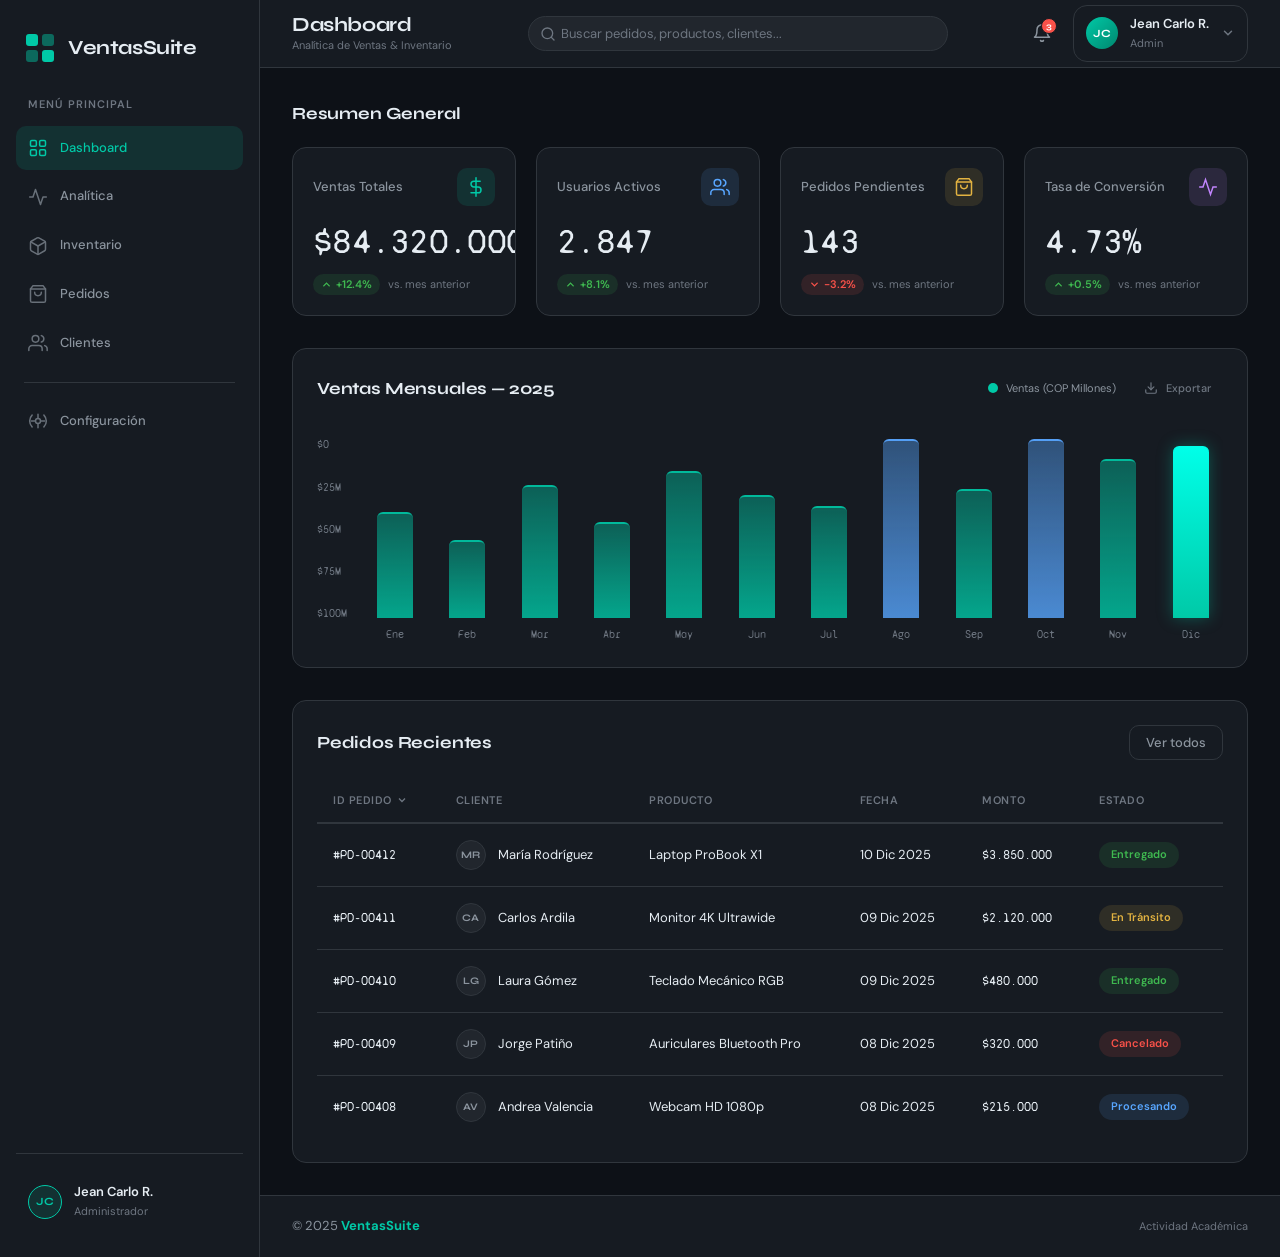
<file: dashboard-css-grid-flexbox/dashboard-css-grid-flexbox/index.html>
<!DOCTYPE html>
<html lang="es">
<head>
  <meta charset="UTF-8" />
  <meta name="viewport" content="width=device-width, initial-scale=1.0" />
  <meta name="description" content="Dashboard Administrativo de Analítica de Ventas e Inventario" />
  <title>VentasSuite — Dashboard Analítico</title>

  <link rel="preconnect" href="https://fonts.googleapis.com" />
  <link rel="preconnect" href="https://fonts.gstatic.com" crossorigin />
  <link href="https://fonts.googleapis.com/css2?family=Syne:wght@400;600;700;800&family=Syne+Mono&family=DM+Sans:ital,opsz,wght@0,9..40,300;0,9..40,400;0,9..40,500;1,9..40,300&display=swap" rel="stylesheet" />

  <link rel="stylesheet" href="assets/css/styles.css" />
</head>
<body>

  <input type="checkbox" id="menu-toggle" class="menu-toggle-input" aria-hidden="true" tabindex="-1" />

  <div class="app-container">

    <aside role="navigation" id="sidebar" aria-label="Menú principal de navegación">

      <div class="sidebar-brand" aria-label="VentasSuite — Inicio">
        <svg class="brand-icon" viewBox="0 0 32 32" width="32" height="32" aria-hidden="true" focusable="false">
          <rect x="2"  y="2"  width="12" height="12" rx="3" fill="var(--accent)"/>
          <rect x="18" y="2"  width="12" height="12" rx="3" fill="var(--accent)" opacity="0.45"/>
          <rect x="2"  y="18" width="12" height="12" rx="3" fill="var(--accent)" opacity="0.45"/>
          <rect x="18" y="18" width="12" height="12" rx="3" fill="var(--accent)"/>
        </svg>
        <span class="brand-name">VentasSuite</span>
      </div>

      <p class="nav-section-label" aria-hidden="true">MENÚ PRINCIPAL</p>

      <nav aria-label="Secciones del dashboard">
        <ul class="nav-list" role="list">

          <li class="nav-item">
            <a href="#main-content" class="nav-link active" aria-current="page" aria-label="Dashboard — sección activa">
              <svg class="nav-icon" viewBox="0 0 24 24" width="20" height="20" aria-hidden="true" focusable="false" fill="none" stroke="currentColor" stroke-width="1.8" stroke-linecap="round" stroke-linejoin="round">
                <rect x="3" y="3" width="7" height="7" rx="1.5"/>
                <rect x="14" y="3" width="7" height="7" rx="1.5"/>
                <rect x="3" y="14" width="7" height="7" rx="1.5"/>
                <rect x="14" y="14" width="7" height="7" rx="1.5"/>
              </svg>
              <span>Dashboard</span>
            </a>
          </li>

          <li class="nav-item">
            <a href="#" class="nav-link" aria-label="Ver analítica de ventas">
              <svg class="nav-icon" viewBox="0 0 24 24" width="20" height="20" aria-hidden="true" focusable="false" fill="none" stroke="currentColor" stroke-width="1.8" stroke-linecap="round" stroke-linejoin="round">
                <polyline points="22 12 18 12 15 21 9 3 6 12 2 12"/>
              </svg>
              <span>Analítica</span>
            </a>
          </li>

          <li class="nav-item">
            <a href="#" class="nav-link" aria-label="Gestión de inventario">
              <svg class="nav-icon" viewBox="0 0 24 24" width="20" height="20" aria-hidden="true" focusable="false" fill="none" stroke="currentColor" stroke-width="1.8" stroke-linecap="round" stroke-linejoin="round">
                <path d="M21 16V8a2 2 0 0 0-1-1.73l-7-4a2 2 0 0 0-2 0l-7 4A2 2 0 0 0 3 8v8a2 2 0 0 0 1 1.73l7 4a2 2 0 0 0 2 0l7-4A2 2 0 0 0 21 16z"/>
                <polyline points="3.27 6.96 12 12.01 20.73 6.96"/>
                <line x1="12" y1="22.08" x2="12" y2="12"/>
              </svg>
              <span>Inventario</span>
            </a>
          </li>

          <li class="nav-item">
            <a href="#" class="nav-link" aria-label="Ver y gestionar pedidos">
              <svg class="nav-icon" viewBox="0 0 24 24" width="20" height="20" aria-hidden="true" focusable="false" fill="none" stroke="currentColor" stroke-width="1.8" stroke-linecap="round" stroke-linejoin="round">
                <path d="M6 2 3 6v14a2 2 0 0 0 2 2h14a2 2 0 0 0 2-2V6l-3-4z"/>
                <line x1="3" y1="6" x2="21" y2="6"/>
                <path d="M16 10a4 4 0 0 1-8 0"/>
              </svg>
              <span>Pedidos</span>
            </a>
          </li>

          <li class="nav-item">
            <a href="#" class="nav-link" aria-label="Gestión de clientes">
              <svg class="nav-icon" viewBox="0 0 24 24" width="20" height="20" aria-hidden="true" focusable="false" fill="none" stroke="currentColor" stroke-width="1.8" stroke-linecap="round" stroke-linejoin="round">
                <path d="M17 21v-2a4 4 0 0 0-4-4H5a4 4 0 0 0-4 4v2"/>
                <circle cx="9" cy="7" r="4"/>
                <path d="M23 21v-2a4 4 0 0 0-3-3.87"/>
                <path d="M16 3.13a4 4 0 0 1 0 7.75"/>
              </svg>
              <span>Clientes</span>
            </a>
          </li>

          <li class="nav-divider" role="separator" aria-hidden="true"></li>

          <li class="nav-item">
            <a href="#" class="nav-link" aria-label="Configuración del sistema">
              <svg class="nav-icon" viewBox="0 0 24 24" width="20" height="20" aria-hidden="true" focusable="false" fill="none" stroke="currentColor" stroke-width="1.8" stroke-linecap="round" stroke-linejoin="round">
                <circle cx="12" cy="12" r="3"/>
                <path d="M19.07 4.93a10 10 0 0 1 0 14.14M4.93 4.93a10 10 0 0 0 0 14.14"/>
                <path d="M12 8V4m0 16v-4M8 12H4m16 0h-4"/>
              </svg>
              <span>Configuración</span>
            </a>
          </li>

        </ul>
      </nav>

      <div class="sidebar-footer" aria-label="Usuario conectado">
        <div class="user-mini">
          <div class="user-avatar-mini" aria-hidden="true">JC</div>
          <div class="user-info-mini">
            <span class="user-name-mini">Jean Carlo R.</span>
            <span class="user-role-mini">Administrador</span>
          </div>
        </div>
      </div>

    </aside>

    <header role="banner" id="header">

      <div class="header-left">
        <label for="menu-toggle" class="hamburger-btn" aria-label="Abrir o cerrar menú lateral de navegación" role="button" tabindex="0" onkeydown="if(event.key==='Enter'||event.key===' '){this.click();}">
          <span class="hamburger-bar" aria-hidden="true"></span>
          <span class="hamburger-bar" aria-hidden="true"></span>
          <span class="hamburger-bar" aria-hidden="true"></span>
        </label>

        <div class="header-title-group">
          <h1 class="header-title">Dashboard</h1>
          <span class="header-subtitle" aria-label="Sección: Analítica de Ventas e Inventario">
            Analítica de Ventas &amp; Inventario
          </span>
        </div>
      </div>

      <div class="header-center">
        <div class="search-wrapper" role="search" aria-label="Búsqueda global">
          <label for="search-input" class="sr-only">Buscar en el dashboard</label>
          <svg class="search-icon" viewBox="0 0 24 24" width="16" height="16" aria-hidden="true" focusable="false" fill="none" stroke="currentColor" stroke-width="2" stroke-linecap="round">
            <circle cx="11" cy="11" r="8"/>
            <line x1="21" y1="21" x2="16.65" y2="16.65"/>
          </svg>
          <input type="search" id="search-input" class="search-input" placeholder="Buscar pedidos, productos, clientes..." aria-label="Buscar pedidos, productos o clientes en el dashboard" />
        </div>
      </div>

      <div class="header-right">

        <button class="icon-btn" type="button" aria-label="Notificaciones — 3 nuevas sin leer">
          <svg viewBox="0 0 24 24" width="20" height="20" aria-hidden="true" focusable="false" fill="none" stroke="currentColor" stroke-width="1.8" stroke-linecap="round" stroke-linejoin="round">
            <path d="M18 8A6 6 0 0 0 6 8c0 7-3 9-3 9h18s-3-2-3-9"/>
            <path d="M13.73 21a2 2 0 0 1-3.46 0"/>
          </svg>
          <span class="badge" aria-hidden="true">3</span>
        </button>

        <div class="user-profile" tabindex="0" role="button" aria-haspopup="menu" aria-expanded="false" aria-label="Menú de perfil">
          <div class="user-avatar" aria-hidden="true">JC</div>
          <div class="user-meta">
            <span class="user-name">Jean Carlo R.</span>
            <span class="user-role">Admin</span>
          </div>
          <svg class="chevron" viewBox="0 0 24 24" width="14" height="14" aria-hidden="true" focusable="false" fill="none" stroke="currentColor" stroke-width="2.5" stroke-linecap="round">
            <polyline points="6 9 12 15 18 9"/>
          </svg>
        </div>

      </div>
    </header>

    <main role="main" id="main-content" tabindex="-1" aria-label="Contenido principal del dashboard">

      <section class="kpi-section" aria-labelledby="kpi-heading">
        <h2 id="kpi-heading" class="section-title">Resumen General</h2>

        <div class="kpi-grid" role="list" aria-label="Indicadores clave de rendimiento">

          <article class="kpi-card" role="listitem" aria-label="Ventas Totales del mes actual">
            <div class="kpi-card-header">
              <span class="kpi-label">Ventas Totales</span>
              <div class="kpi-icon kpi-icon--sales" aria-hidden="true">
                <svg viewBox="0 0 24 24" width="20" height="20" fill="none" stroke="currentColor" stroke-width="1.8" stroke-linecap="round">
                  <line x1="12" y1="1" x2="12" y2="23"/>
                  <path d="M17 5H9.5a3.5 3.5 0 0 0 0 7h5a3.5 3.5 0 0 1 0 7H6"/>
                </svg>
              </div>
            </div>
            <p class="kpi-value" aria-label="Ochenta y cuatro millones trescientos veinte mil pesos">$84.320.000</p>
            <div class="kpi-footer">
              <span class="kpi-trend kpi-trend--up" aria-label="Incremento de 12.4% respecto al mes anterior">
                <svg viewBox="0 0 24 24" width="11" height="11" fill="none" stroke="currentColor" stroke-width="3" stroke-linecap="round" aria-hidden="true">
                  <polyline points="18 15 12 9 6 15"/>
                </svg>
                +12.4%
              </span>
              <span class="kpi-period">vs. mes anterior</span>
            </div>
          </article>

          <article class="kpi-card" role="listitem" aria-label="Usuarios activos en el mes actual">
            <div class="kpi-card-header">
              <span class="kpi-label">Usuarios Activos</span>
              <div class="kpi-icon kpi-icon--users" aria-hidden="true">
                <svg viewBox="0 0 24 24" width="20" height="20" fill="none" stroke="currentColor" stroke-width="1.8" stroke-linecap="round">
                  <path d="M17 21v-2a4 4 0 0 0-4-4H5a4 4 0 0 0-4 4v2"/>
                  <circle cx="9" cy="7" r="4"/>
                  <path d="M23 21v-2a4 4 0 0 0-3-3.87"/>
                  <path d="M16 3.13a4 4 0 0 1 0 7.75"/>
                </svg>
              </div>
            </div>
            <p class="kpi-value" aria-label="Dos mil ochocientos cuarenta y siete usuarios">2.847</p>
            <div class="kpi-footer">
              <span class="kpi-trend kpi-trend--up" aria-label="Incremento de 8.1% respecto al mes anterior">
                <svg viewBox="0 0 24 24" width="11" height="11" fill="none" stroke="currentColor" stroke-width="3" stroke-linecap="round" aria-hidden="true">
                  <polyline points="18 15 12 9 6 15"/>
                </svg>
                +8.1%
              </span>
              <span class="kpi-period">vs. mes anterior</span>
            </div>
          </article>

          <article class="kpi-card" role="listitem" aria-label="Total de pedidos pendientes de despacho">
            <div class="kpi-card-header">
              <span class="kpi-label">Pedidos Pendientes</span>
              <div class="kpi-icon kpi-icon--orders" aria-hidden="true">
                <svg viewBox="0 0 24 24" width="20" height="20" fill="none" stroke="currentColor" stroke-width="1.8" stroke-linecap="round">
                  <path d="M6 2 3 6v14a2 2 0 0 0 2 2h14a2 2 0 0 0 2-2V6l-3-4z"/>
                  <line x1="3" y1="6" x2="21" y2="6"/>
                  <path d="M16 10a4 4 0 0 1-8 0"/>
                </svg>
              </div>
            </div>
            <p class="kpi-value" aria-label="Ciento cuarenta y tres pedidos">143</p>
            <div class="kpi-footer">
              <span class="kpi-trend kpi-trend--down" aria-label="Reducción de 3.2% respecto al mes anterior">
                <svg viewBox="0 0 24 24" width="11" height="11" fill="none" stroke="currentColor" stroke-width="3" stroke-linecap="round" aria-hidden="true">
                  <polyline points="6 9 12 15 18 9"/>
                </svg>
                -3.2%
              </span>
              <span class="kpi-period">vs. mes anterior</span>
            </div>
          </article>

          <article class="kpi-card" role="listitem" aria-label="Tasa de conversión de visitas a compras">
            <div class="kpi-card-header">
              <span class="kpi-label">Tasa de Conversión</span>
              <div class="kpi-icon kpi-icon--conversion" aria-hidden="true">
                <svg viewBox="0 0 24 24" width="20" height="20" fill="none" stroke="currentColor" stroke-width="1.8" stroke-linecap="round">
                  <polyline points="22 12 18 12 15 21 9 3 6 12 2 12"/>
                </svg>
              </div>
            </div>
            <p class="kpi-value" aria-label="Cuatro punto setenta y tres por ciento">4.73%</p>
            <div class="kpi-footer">
              <span class="kpi-trend kpi-trend--up" aria-label="Incremento de 0.5% respecto al mes anterior">
                <svg viewBox="0 0 24 24" width="11" height="11" fill="none" stroke="currentColor" stroke-width="3" stroke-linecap="round" aria-hidden="true">
                  <polyline points="18 15 12 9 6 15"/>
                </svg>
                +0.5%
              </span>
              <span class="kpi-period">vs. mes anterior</span>
            </div>
          </article>

        </div>
      </section>

      <section class="chart-section" aria-labelledby="chart-heading">
        <div class="section-header">
          <h2 id="chart-heading" class="section-title">Ventas Mensuales — 2025</h2>
          <div class="chart-controls">
            <div class="chart-legend" aria-label="Leyenda del gráfico de ventas">
              <span class="legend-dot" aria-hidden="true"></span>
              <span class="legend-label">Ventas (COP Millones)</span>
            </div>
            <button class="btn-ghost" type="button" aria-label="Exportar datos del gráfico">
              <svg viewBox="0 0 24 24" width="14" height="14" fill="none" stroke="currentColor" stroke-width="2" stroke-linecap="round" aria-hidden="true">
                <path d="M21 15v4a2 2 0 0 1-2 2H5a2 2 0 0 1-2-2v-4"/>
                <polyline points="7 10 12 15 17 10"/>
                <line x1="12" y1="15" x2="12" y2="3"/>
              </svg>
              Exportar
            </button>
          </div>
        </div>

        <div class="chart-wrapper" role="img" aria-label="Gráfico de barras: ventas mensuales 2025.">
          <div class="chart-inner" aria-hidden="true">
            <div class="chart-y-axis">
              <span>$100M</span>
              <span>$75M</span>
              <span>$50M</span>
              <span>$25M</span>
              <span>$0</span>
            </div>
            <div class="chart-bars">
              <div class="bar-group">
                <div class="bar" style="--bar-height: 52%"></div>
                <span class="bar-label">Ene</span>
              </div>
              <div class="bar-group">
                <div class="bar" style="--bar-height: 38%"></div>
                <span class="bar-label">Feb</span>
              </div>
              <div class="bar-group">
                <div class="bar" style="--bar-height: 65%"></div>
                <span class="bar-label">Mar</span>
              </div>
              <div class="bar-group">
                <div class="bar" style="--bar-height: 47%"></div>
                <span class="bar-label">Abr</span>
              </div>
              <div class="bar-group">
                <div class="bar" style="--bar-height: 72%"></div>
                <span class="bar-label">May</span>
              </div>
              <div class="bar-group">
                <div class="bar" style="--bar-height: 60%"></div>
                <span class="bar-label">Jun</span>
              </div>
              <div class="bar-group">
                <div class="bar" style="--bar-height: 55%"></div>
                <span class="bar-label">Jul</span>
              </div>
              <div class="bar-group">
                <div class="bar bar--peak" style="--bar-height: 88%"></div>
                <span class="bar-label">Ago</span>
              </div>
              <div class="bar-group">
                <div class="bar" style="--bar-height: 63%"></div>
                <span class="bar-label">Sep</span>
              </div>
              <div class="bar-group">
                <div class="bar bar--peak" style="--bar-height: 92%"></div>
                <span class="bar-label">Oct</span>
              </div>
              <div class="bar-group">
                <div class="bar" style="--bar-height: 78%"></div>
                <span class="bar-label">Nov</span>
              </div>
              <div class="bar-group">
                <div class="bar bar--active" style="--bar-height: 84%"></div>
                <span class="bar-label">Dic</span>
              </div>
            </div>
          </div>
        </div>
      </section>

      <section class="table-section" aria-labelledby="table-heading">
        <div class="section-header">
          <h2 id="table-heading" class="section-title">Pedidos Recientes</h2>
          <button class="btn-outline" type="button" aria-label="Ver el listado completo de pedidos">
            Ver todos
          </button>
        </div>

        <div class="table-wrapper" role="region" aria-label="Tabla de pedidos recientes" tabindex="0">
          <table class="data-table">
            <caption class="sr-only">
              Últimos 5 pedidos registrados en el sistema.
            </caption>
            <thead>
              <tr>
                <th scope="col">
                  <button class="th-sort" type="button" aria-label="Ordenar por ID de pedido">
                    ID Pedido
                    <svg viewBox="0 0 24 24" width="12" height="12" fill="none" stroke="currentColor" stroke-width="2.5" aria-hidden="true">
                      <polyline points="6 9 12 15 18 9"/>
                    </svg>
                  </button>
                </th>
                <th scope="col">Cliente</th>
                <th scope="col">Producto</th>
                <th scope="col">Fecha</th>
                <th scope="col">Monto</th>
                <th scope="col">Estado</th>
              </tr>
            </thead>
            <tbody>
              <tr>
                <td class="td-id">#PD-00412</td>
                <td>
                  <div class="td-client">
                    <div class="client-avatar" aria-hidden="true">MR</div>
                    <span>María Rodríguez</span>
                  </div>
                </td>
                <td>Laptop ProBook X1</td>
                <td><time datetime="2025-12-10">10 Dic 2025</time></td>
                <td class="td-amount">$3.850.000</td>
                <td>
                  <span class="status-badge status--success" role="status" aria-label="Estado: Entregado">Entregado</span>
                </td>
              </tr>
              <tr>
                <td class="td-id">#PD-00411</td>
                <td>
                  <div class="td-client">
                    <div class="client-avatar" aria-hidden="true">CA</div>
                    <span>Carlos Ardila</span>
                  </div>
                </td>
                <td>Monitor 4K Ultrawide</td>
                <td><time datetime="2025-12-09">09 Dic 2025</time></td>
                <td class="td-amount">$2.120.000</td>
                <td>
                  <span class="status-badge status--warning" role="status" aria-label="Estado: En tránsito">En Tránsito</span>
                </td>
              </tr>
              <tr>
                <td class="td-id">#PD-00410</td>
                <td>
                  <div class="td-client">
                    <div class="client-avatar" aria-hidden="true">LG</div>
                    <span>Laura Gómez</span>
                  </div>
                </td>
                <td>Teclado Mecánico RGB</td>
                <td><time datetime="2025-12-09">09 Dic 2025</time></td>
                <td class="td-amount">$480.000</td>
                <td>
                  <span class="status-badge status--success" role="status" aria-label="Estado: Entregado">Entregado</span>
                </td>
              </tr>
              <tr>
                <td class="td-id">#PD-00409</td>
                <td>
                  <div class="td-client">
                    <div class="client-avatar" aria-hidden="true">JP</div>
                    <span>Jorge Patiño</span>
                  </div>
                </td>
                <td>Auriculares Bluetooth Pro</td>
                <td><time datetime="2025-12-08">08 Dic 2025</time></td>
                <td class="td-amount">$320.000</td>
                <td>
                  <span class="status-badge status--danger" role="status" aria-label="Estado: Cancelado">Cancelado</span>
                </td>
              </tr>
              <tr>
                <td class="td-id">#PD-00408</td>
                <td>
                  <div class="td-client">
                    <div class="client-avatar" aria-hidden="true">AV</div>
                    <span>Andrea Valencia</span>
                  </div>
                </td>
                <td>Webcam HD 1080p</td>
                <td><time datetime="2025-12-08">08 Dic 2025</time></td>
                <td class="td-amount">$215.000</td>
                <td>
                  <span class="status-badge status--info" role="status" aria-label="Estado: Procesando">Procesando</span>
                </td>
              </tr>
            </tbody>
          </table>
        </div>
      </section>

    </main>

    <footer role="contentinfo" id="footer">
      <div class="footer-content">
        <p class="footer-copy">
          &copy; 2025 <strong>VentasSuite</strong>
        </p>
        <p class="footer-meta">
          Actividad Académica
        </p>
      </div>
    </footer>

  </div>

</body>
</html>
</file>
<file: dashboard-css-grid-flexbox/dashboard-css-grid-flexbox/assets/css/styles.css>
/* 
   styles.css — Dashboard VentasSuite
   Autor: Jean Carlo Rincón Ochoa
   */

/* ── 0. RESET & BASE ── */

*,
*::before,
*::after {
  box-sizing: border-box;
  margin: 0;
  padding: 0;
}

html {
  font-size: 16px;
  scroll-behavior: smooth;
  -webkit-text-size-adjust: 100%;
}

body {
  font-family: var(--font-body);
  font-size: var(--fs-base);
  line-height: 1.6;
  color: var(--text-primary);
  background-color: var(--bg-base);
  min-height: 100vh;
  overflow-x: hidden;
}

img, svg {
  display: block;
  max-width: 100%;
}

ul, ol {
  list-style: none;
}

a {
  color: inherit;
  text-decoration: none;
}

button {
  font-family: var(--font-body);
  cursor: pointer;
  border: none;
  background: none;
}

/* ── 1. VARIABLES CSS (:root) ── */

:root {
  --bg-base:         #0d1117;
  --bg-surface:      #161b22;
  --bg-elevated:     #21262d;
  --bg-overlay:      rgba(0, 0, 0, 0.6);

  --border:          #30363d;
  --border-accent:   #00c9a7;

  --text-primary:    #e6edf3;
  --text-secondary:  #8b949e;
  --text-muted:      #6e7681;

  --accent:          #00c9a7;
  --accent-dim:      rgba(0, 201, 167, 0.12);
  --accent-hover:    #00b896;

  --success:         #3fb950;
  --success-dim:     rgba(63, 185, 80, 0.12);
  --warning:         #e3b341;
  --warning-dim:     rgba(227, 179, 65, 0.12);
  --danger:          #f85149;
  --danger-dim:      rgba(248, 81, 73, 0.12);
  --info:            #58a6ff;
  --info-dim:        rgba(88, 166, 255, 0.12);

  --kpi-sales:       var(--accent);
  --kpi-users:       var(--info);
  --kpi-orders:      var(--warning);
  --kpi-conversion:  #c084fc;
  --kpi-conversion-dim: rgba(192, 132, 252, 0.12);

  --font-display:    'Syne', sans-serif;
  --font-mono:       'Syne Mono', monospace;
  --font-body:       'DM Sans', sans-serif;

  --fs-xs:    0.6875rem;
  --fs-sm:    0.8125rem;
  --fs-base:  0.9375rem;
  --fs-md:    1.0625rem;
  --fs-lg:    1.25rem;
  --fs-xl:    1.5rem;
  --fs-2xl:   2rem;
  --fs-kpi:   2.25rem;

  --space-1:  0.25rem;
  --space-2:  0.5rem;
  --space-3:  0.75rem;
  --space-4:  1rem;
  --space-5:  1.25rem;
  --space-6:  1.5rem;
  --space-8:  2rem;
  --space-10: 2.5rem;
  --space-12: 3rem;

  --radius-sm:   6px;
  --radius-md:   10px;
  --radius-lg:   14px;
  --radius-xl:   20px;
  --radius-full: 9999px;

  --shadow-sm:  0 1px 3px rgba(0, 0, 0, 0.4);
  --shadow-md:  0 4px 12px rgba(0, 0, 0, 0.5);
  --shadow-lg:  0 8px 30px rgba(0, 0, 0, 0.6);
  --shadow-accent: 0 0 20px rgba(0, 201, 167, 0.15);

  --sidebar-width:  260px;
  --header-height:  68px;

  --transition-fast:   all 0.15s ease;
  --transition-base:   all 0.3s ease;
  --transition-slow:   all 0.45s ease;
}

/* ── 2. UTILIDADES ── */

.sr-only {
  position: absolute;
  width: 1px;
  height: 1px;
  padding: 0;
  margin: -1px;
  overflow: hidden;
  clip: rect(0, 0, 0, 0);
  white-space: nowrap;
  border: 0;
}

.menu-toggle-input {
  position: absolute;
  opacity: 0;
  width: 0;
  height: 0;
  pointer-events: none;
}

/* ── 3. LAYOUT PRINCIPAL ── */

.app-container {
  display: grid;
  grid-template-areas:
    "sidebar  header"
    "sidebar  main"
    "sidebar  footer";
  grid-template-columns: var(--sidebar-width) 1fr;
  grid-template-rows: var(--header-height) 1fr auto;
  min-height: 100vh;
}

#sidebar       { grid-area: sidebar; }
#header        { grid-area: header; }
#main-content  { grid-area: main; }
#footer        { grid-area: footer; }

/* ── 4. SIDEBAR ── */

#sidebar {
  display: flex;
  flex-direction: column;
  gap: 0;
  background-color: var(--bg-surface);
  border-right: 1px solid var(--border);
  padding: var(--space-6) var(--space-4);
  overflow-y: auto;
  overflow-x: hidden;
  transition: var(--transition-base);
}

.sidebar-brand {
  display: flex;
  align-items: center;
  gap: var(--space-3);
  padding: var(--space-2) var(--space-2);
  margin-bottom: var(--space-6);
}

.brand-name {
  font-family: var(--font-display);
  font-size: var(--fs-lg);
  font-weight: 700;
  color: var(--text-primary);
  letter-spacing: -0.02em;
}

.nav-section-label {
  font-size: var(--fs-xs);
  font-weight: 600;
  color: var(--text-muted);
  letter-spacing: 0.1em;
  padding: 0 var(--space-3);
  margin-bottom: var(--space-3);
}

.nav-list {
  display: flex;
  flex-direction: column;
  gap: var(--space-1);
  flex: 1;
}

.nav-divider {
  height: 1px;
  background-color: var(--border);
  margin: var(--space-3) var(--space-2);
}

.nav-link {
  display: flex;
  align-items: center;
  gap: var(--space-3);
  padding: var(--space-3) var(--space-3);
  border-radius: var(--radius-md);
  font-size: var(--fs-sm);
  font-weight: 500;
  color: var(--text-secondary);
  transition: var(--transition-fast);
  position: relative;
}

.nav-link .nav-icon {
  flex-shrink: 0;
  opacity: 0.7;
  transition: var(--transition-fast);
}

.nav-link.active {
  background-color: var(--accent-dim);
  color: var(--accent);
}

.nav-link.active .nav-icon {
  opacity: 1;
}

.sidebar-footer {
  margin-top: auto;
  padding-top: var(--space-4);
  border-top: 1px solid var(--border);
}

.user-mini {
  display: flex;
  align-items: center;
  gap: var(--space-3);
  padding: var(--space-3);
  border-radius: var(--radius-md);
  transition: var(--transition-fast);
}

.user-avatar-mini {
  display: flex;
  align-items: center;
  justify-content: center;
  width: 34px;
  height: 34px;
  border-radius: var(--radius-full);
  background: var(--accent-dim);
  border: 1.5px solid var(--accent);
  color: var(--accent);
  font-size: var(--fs-xs);
  font-weight: 700;
  font-family: var(--font-display);
  flex-shrink: 0;
}

.user-info-mini {
  display: flex;
  flex-direction: column;
  overflow: hidden;
}

.user-name-mini {
  font-size: var(--fs-sm);
  font-weight: 600;
  color: var(--text-primary);
  white-space: nowrap;
  overflow: hidden;
  text-overflow: ellipsis;
}

.user-role-mini {
  font-size: var(--fs-xs);
  color: var(--text-muted);
}

/* ── 5. HEADER ── */

#header {
  display: flex;
  align-items: center;
  justify-content: space-between;
  gap: var(--space-4);
  padding: 0 var(--space-8);
  background-color: var(--bg-surface);
  border-bottom: 1px solid var(--border);
  position: sticky;
  top: 0;
  z-index: 50;
  backdrop-filter: blur(8px);
}

.header-left {
  display: flex;
  align-items: center;
  gap: var(--space-4);
  flex-shrink: 0;
}

.hamburger-btn {
  display: none;
  flex-direction: column;
  justify-content: space-between;
  width: 24px;
  height: 18px;
  cursor: pointer;
  padding: 0;
  flex-shrink: 0;
  transition: var(--transition-fast);
}

.hamburger-bar {
  display: block;
  height: 2px;
  width: 100%;
  background-color: var(--text-secondary);
  border-radius: 2px;
  transition: var(--transition-base);
}

.header-title-group {
  display: flex;
  flex-direction: column;
  gap: 0;
}

.header-title {
  font-family: var(--font-display);
  font-size: var(--fs-lg);
  font-weight: 700;
  color: var(--text-primary);
  line-height: 1.2;
  letter-spacing: -0.02em;
}

.header-subtitle {
  font-size: var(--fs-xs);
  color: var(--text-muted);
  font-weight: 400;
}

.header-center {
  flex: 1;
  max-width: 420px;
  margin: 0 auto;
}

.search-wrapper {
  position: relative;
  display: flex;
  align-items: center;
}

.search-icon {
  position: absolute;
  left: var(--space-3);
  color: var(--text-muted);
  pointer-events: none;
}

.search-input {
  width: 100%;
  padding: var(--space-2) var(--space-4) var(--space-2) var(--space-8);
  background-color: var(--bg-elevated);
  border: 1px solid var(--border);
  border-radius: var(--radius-full);
  color: var(--text-primary);
  font-family: var(--font-body);
  font-size: var(--fs-sm);
  transition: var(--transition-fast);
  outline: none;
}

.search-input::placeholder {
  color: var(--text-muted);
}

.header-right {
  display: flex;
  align-items: center;
  gap: var(--space-3);
  flex-shrink: 0;
}

.icon-btn {
  position: relative;
  display: flex;
  align-items: center;
  justify-content: center;
  width: 38px;
  height: 38px;
  border-radius: var(--radius-md);
  color: var(--text-secondary);
  background-color: transparent;
  transition: var(--transition-fast);
}

.badge {
  position: absolute;
  top: 4px;
  right: 4px;
  width: 16px;
  height: 16px;
  border-radius: var(--radius-full);
  background-color: var(--danger);
  color: #fff;
  font-size: 9px;
  font-weight: 700;
  font-family: var(--font-display);
  display: flex;
  align-items: center;
  justify-content: center;
  border: 1.5px solid var(--bg-surface);
}

.user-profile {
  display: flex;
  align-items: center;
  gap: var(--space-3);
  padding: var(--space-2) var(--space-3);
  border-radius: var(--radius-lg);
  border: 1px solid var(--border);
  cursor: pointer;
  transition: var(--transition-fast);
}

.user-avatar {
  display: flex;
  align-items: center;
  justify-content: center;
  width: 32px;
  height: 32px;
  border-radius: var(--radius-full);
  background: linear-gradient(135deg, var(--accent) 0%, #00876e 100%);
  color: #fff;
  font-size: var(--fs-xs);
  font-weight: 700;
  font-family: var(--font-display);
  flex-shrink: 0;
}

.user-meta {
  display: flex;
  flex-direction: column;
}

.user-name {
  font-size: var(--fs-sm);
  font-weight: 600;
  color: var(--text-primary);
  white-space: nowrap;
}

.user-role {
  font-size: var(--fs-xs);
  color: var(--text-muted);
}

.chevron {
  color: var(--text-muted);
  flex-shrink: 0;
}

/* ── 6. MAIN CONTENT ── */

#main-content {
  padding: var(--space-8);
  background-color: var(--bg-base);
  overflow-y: auto;
  display: flex;
  flex-direction: column;
  gap: var(--space-8);
}

.section-header {
  display: flex;
  align-items: center;
  justify-content: space-between;
  flex-wrap: wrap;
  gap: var(--space-3);
  margin-bottom: var(--space-5);
}

.section-title {
  font-family: var(--font-display);
  font-size: var(--fs-md);
  font-weight: 700;
  color: var(--text-primary);
  letter-spacing: -0.01em;
}

/* ── Tarjetas KPI ── */

.kpi-section .section-title {
  margin-bottom: var(--space-5);
}

.kpi-grid {
  display: flex;
  flex-wrap: wrap;
  gap: var(--space-5);
}

.kpi-card {
  flex: 1 1 220px;
  min-width: 0;
  background-color: var(--bg-surface);
  border: 1px solid var(--border);
  border-radius: var(--radius-lg);
  padding: var(--space-5);
  transition: var(--transition-base);
  position: relative;
  overflow: hidden;
}

.kpi-card::before {
  content: '';
  position: absolute;
  top: 0;
  left: 0;
  right: 0;
  height: 2px;
  background: var(--kpi-accent-color, var(--accent));
  opacity: 0;
  transition: var(--transition-base);
}

.kpi-card-header {
  display: flex;
  align-items: center;
  justify-content: space-between;
  margin-bottom: var(--space-4);
}

.kpi-label {
  font-size: var(--fs-sm);
  color: var(--text-secondary);
  font-weight: 500;
}

.kpi-icon {
  display: flex;
  align-items: center;
  justify-content: center;
  width: 38px;
  height: 38px;
  border-radius: var(--radius-md);
  transition: var(--transition-base);
}

.kpi-icon--sales {
  background-color: var(--accent-dim);
  color: var(--accent);
  --kpi-accent-color: var(--accent);
}
.kpi-icon--users {
  background-color: var(--info-dim);
  color: var(--info);
  --kpi-accent-color: var(--info);
}
.kpi-icon--orders {
  background-color: var(--warning-dim);
  color: var(--warning);
  --kpi-accent-color: var(--warning);
}
.kpi-icon--conversion {
  background-color: var(--kpi-conversion-dim);
  color: var(--kpi-conversion);
  --kpi-accent-color: var(--kpi-conversion);
}

.kpi-value {
  font-family: var(--font-mono);
  font-size: var(--fs-kpi);
  font-weight: 400;
  color: var(--text-primary);
  line-height: 1.1;
  margin-bottom: var(--space-3);
  letter-spacing: -0.02em;
}

.kpi-footer {
  display: flex;
  align-items: center;
  gap: var(--space-2);
}

.kpi-trend {
  display: inline-flex;
  align-items: center;
  gap: var(--space-1);
  font-size: var(--fs-xs);
  font-weight: 600;
  padding: 2px var(--space-2);
  border-radius: var(--radius-full);
}

.kpi-trend--up {
  color: var(--success);
  background-color: var(--success-dim);
}

.kpi-trend--down {
  color: var(--danger);
  background-color: var(--danger-dim);
}

.kpi-period {
  font-size: var(--fs-xs);
  color: var(--text-muted);
}

/* ── Gráfico de barras ── */

.chart-section {
  background-color: var(--bg-surface);
  border: 1px solid var(--border);
  border-radius: var(--radius-lg);
  padding: var(--space-6);
}

.chart-controls {
  display: flex;
  align-items: center;
  gap: var(--space-4);
}

.chart-legend {
  display: flex;
  align-items: center;
  gap: var(--space-2);
}

.legend-dot {
  display: inline-block;
  width: 10px;
  height: 10px;
  border-radius: var(--radius-full);
  background-color: var(--accent);
  flex-shrink: 0;
}

.legend-label {
  font-size: var(--fs-xs);
  color: var(--text-secondary);
}

.chart-wrapper {
  position: relative;
  width: 100%;
  overflow-x: auto;
}

.chart-inner {
  display: flex;
  align-items: flex-end;
  gap: var(--space-4);
  height: 220px;
  min-width: 480px;
  padding-top: var(--space-4);
}

.chart-y-axis {
  display: flex;
  flex-direction: column-reverse;
  justify-content: space-between;
  height: 100%;
  flex-shrink: 0;
  padding-bottom: 24px;
}

.chart-y-axis span {
  font-family: var(--font-mono);
  font-size: var(--fs-xs);
  color: var(--text-muted);
  line-height: 1;
}

.chart-bars {
  display: flex;
  align-items: flex-end;
  gap: var(--space-2);
  flex: 1;
  height: 100%;
}

.bar-group {
  display: flex;
  flex-direction: column;
  align-items: center;
  gap: var(--space-2);
  flex: 1;
  height: 100%;
  justify-content: flex-end;
  position: relative;
}

.bar {
  width: 100%;
  max-width: 36px;
  height: var(--bar-height, 0%);
  background: linear-gradient(
    to top,
    rgba(0, 201, 167, 0.8) 0%,
    rgba(0, 201, 167, 0.4) 100%
  );
  border-radius: var(--radius-sm) var(--radius-sm) 0 0;
  border-top: 2px solid rgba(0, 201, 167, 0.6);
  transition: background 0.3s ease, transform 0.3s ease, box-shadow 0.3s ease;
  animation: growBar 1s ease-out both;
  position: relative;
}

.bar--active {
  background: linear-gradient(to top, var(--accent) 0%, #00ffe8 100%);
  border-top-color: #00ffe8;
  box-shadow: 0 0 16px rgba(0, 201, 167, 0.35);
}

.bar--peak {
  background: linear-gradient(to top, rgba(88, 166, 255, 0.8) 0%, rgba(88, 166, 255, 0.4) 100%);
  border-top-color: rgba(88, 166, 255, 0.8);
}

.bar::after {
  content: attr(style);
  display: none;
}

.bar-label {
  font-family: var(--font-mono);
  font-size: var(--fs-xs);
  color: var(--text-muted);
  white-space: nowrap;
  flex-shrink: 0;
}

@keyframes growBar {
  from {
    height: 0%;
    opacity: 0;
  }
  to {
    height: var(--bar-height);
    opacity: 1;
  }
}

.bar-group:nth-child(1)  .bar { animation-delay: 0.05s; }
.bar-group:nth-child(2)  .bar { animation-delay: 0.10s; }
.bar-group:nth-child(3)  .bar { animation-delay: 0.15s; }
.bar-group:nth-child(4)  .bar { animation-delay: 0.20s; }
.bar-group:nth-child(5)  .bar { animation-delay: 0.25s; }
.bar-group:nth-child(6)  .bar { animation-delay: 0.30s; }
.bar-group:nth-child(7)  .bar { animation-delay: 0.35s; }
.bar-group:nth-child(8)  .bar { animation-delay: 0.40s; }
.bar-group:nth-child(9)  .bar { animation-delay: 0.45s; }
.bar-group:nth-child(10) .bar { animation-delay: 0.50s; }
.bar-group:nth-child(11) .bar { animation-delay: 0.55s; }
.bar-group:nth-child(12) .bar { animation-delay: 0.60s; }

/* ── Tabla de Datos ── */

.table-section {
  background-color: var(--bg-surface);
  border: 1px solid var(--border);
  border-radius: var(--radius-lg);
  padding: var(--space-6);
}

.table-wrapper {
  width: 100%;
  overflow-x: auto;
  -webkit-overflow-scrolling: touch;
  border-radius: var(--radius-md);
  outline: none;
}

.table-wrapper:focus-visible {
  outline: 2px solid var(--accent);
  outline-offset: 2px;
}

.data-table {
  width: 100%;
  border-collapse: collapse;
  font-size: var(--fs-sm);
  min-width: 640px;
}

.data-table thead tr {
  border-bottom: 2px solid var(--border);
}

.data-table th {
  padding: var(--space-3) var(--space-4);
  text-align: left;
  font-size: var(--fs-xs);
  font-weight: 600;
  color: var(--text-muted);
  letter-spacing: 0.05em;
  text-transform: uppercase;
  white-space: nowrap;
}

.th-sort {
  display: inline-flex;
  align-items: center;
  gap: var(--space-1);
  color: var(--text-muted);
  font-size: var(--fs-xs);
  font-weight: 600;
  letter-spacing: 0.05em;
  text-transform: uppercase;
  transition: var(--transition-fast);
  padding: 0;
}

.data-table tbody tr {
  border-bottom: 1px solid var(--border);
  transition: var(--transition-fast);
}

.data-table tbody tr:last-child {
  border-bottom: none;
}

.data-table td {
  padding: var(--space-4) var(--space-4);
  color: var(--text-primary);
  vertical-align: middle;
}

.td-id {
  font-family: var(--font-mono);
  font-size: var(--fs-sm);
  color: var(--text-secondary);
}

.td-client {
  display: flex;
  align-items: center;
  gap: var(--space-3);
}

.client-avatar {
  display: flex;
  align-items: center;
  justify-content: center;
  width: 30px;
  height: 30px;
  border-radius: var(--radius-full);
  background-color: var(--bg-elevated);
  border: 1px solid var(--border);
  color: var(--text-secondary);
  font-size: 10px;
  font-weight: 700;
  font-family: var(--font-display);
  flex-shrink: 0;
}

.td-amount {
  font-family: var(--font-mono);
  font-weight: 400;
  color: var(--text-primary);
  white-space: nowrap;
}

.status-badge {
  display: inline-flex;
  align-items: center;
  padding: var(--space-1) var(--space-3);
  border-radius: var(--radius-full);
  font-size: var(--fs-xs);
  font-weight: 600;
  white-space: nowrap;
}

.status--success {
  color: var(--success);
  background-color: var(--success-dim);
}

.status--warning {
  color: var(--warning);
  background-color: var(--warning-dim);
}

.status--danger {
  color: var(--danger);
  background-color: var(--danger-dim);
}

.status--info {
  color: var(--info);
  background-color: var(--info-dim);
}

/* ── 7. FOOTER ── */

#footer {
  background-color: var(--bg-surface);
  border-top: 1px solid var(--border);
  padding: var(--space-5) var(--space-8);
}

.footer-content {
  display: flex;
  align-items: center;
  justify-content: space-between;
  flex-wrap: wrap;
  gap: var(--space-2);
}

.footer-copy {
  font-size: var(--fs-sm);
  color: var(--text-secondary);
}

.footer-copy strong {
  color: var(--accent);
}

.footer-meta {
  font-size: var(--fs-xs);
  color: var(--text-muted);
}

/* ── 8. COMPONENTES COMPARTIDOS ── */

.btn-outline {
  display: inline-flex;
  align-items: center;
  gap: var(--space-2);
  padding: var(--space-2) var(--space-4);
  border: 1px solid var(--border);
  border-radius: var(--radius-md);
  color: var(--text-secondary);
  font-family: var(--font-body);
  font-size: var(--fs-sm);
  font-weight: 500;
  background: transparent;
  transition: var(--transition-fast);
  white-space: nowrap;
}

.btn-ghost {
  display: inline-flex;
  align-items: center;
  gap: var(--space-2);
  padding: var(--space-2) var(--space-3);
  border-radius: var(--radius-md);
  color: var(--text-muted);
  font-family: var(--font-body);
  font-size: var(--fs-xs);
  font-weight: 500;
  background: transparent;
  transition: var(--transition-fast);
}

/* ── 9. INTERACTIVIDAD ── */

.nav-link:hover {
  background-color: var(--bg-elevated);
  color: var(--text-primary);
}

.nav-link:hover .nav-icon {
  opacity: 1;
  color: var(--accent);
}

.nav-link:focus-visible {
  outline: 2px solid var(--accent);
  outline-offset: 1px;
}

.user-mini:hover {
  background-color: var(--bg-elevated);
}

.search-input:hover {
  border-color: var(--border-accent);
}

.search-input:focus {
  border-color: var(--accent);
  background-color: var(--bg-base);
  box-shadow: 0 0 0 3px var(--accent-dim);
}

.icon-btn:hover {
  background-color: var(--bg-elevated);
  color: var(--text-primary);
}

.icon-btn:focus-visible {
  outline: 2px solid var(--accent);
  outline-offset: 1px;
}

.user-profile:hover {
  background-color: var(--bg-elevated);
  border-color: var(--border-accent);
}

.user-profile:focus-visible {
  outline: 2px solid var(--accent);
  outline-offset: 2px;
  border-radius: var(--radius-lg);
}

.kpi-card:hover {
  border-color: var(--border-accent);
  box-shadow: var(--shadow-accent);
  transform: translateY(-3px);
}

.kpi-card:hover::before {
  opacity: 1;
}

.kpi-card:hover .kpi-icon--sales      { background-color: rgba(0, 201, 167, 0.22); }
.kpi-card:hover .kpi-icon--users      { background-color: rgba(88, 166, 255, 0.22); }
.kpi-card:hover .kpi-icon--orders     { background-color: rgba(227, 179, 65, 0.22); }
.kpi-card:hover .kpi-icon--conversion { background-color: rgba(192, 132, 252, 0.22); }

.kpi-card:focus-visible {
  outline: 2px solid var(--accent);
  outline-offset: 2px;
}

.bar:hover {
  filter: brightness(1.25);
  transform: scaleY(1.02);
  transform-origin: bottom;
  box-shadow: 0 -4px 12px rgba(0, 201, 167, 0.3);
}

.data-table tbody tr:hover {
  background-color: var(--bg-elevated);
}

.th-sort:hover {
  color: var(--accent);
}

.th-sort:focus-visible {
  outline: 2px solid var(--accent);
  outline-offset: 2px;
  border-radius: var(--radius-sm);
}

.btn-outline:hover {
  background-color: var(--bg-elevated);
  color: var(--text-primary);
  border-color: var(--border-accent);
}

.btn-outline:focus-visible {
  outline: 2px solid var(--accent);
  outline-offset: 2px;
}

.btn-ghost:hover {
  background-color: var(--bg-elevated);
  color: var(--text-primary);
}

.btn-ghost:focus-visible {
  outline: 2px solid var(--accent);
  outline-offset: 2px;
}

.hamburger-btn:focus-visible {
  outline: 2px solid var(--accent);
  outline-offset: 4px;
  border-radius: var(--radius-sm);
}

.menu-toggle-input:checked ~ .app-container .hamburger-bar:nth-child(1) {
  transform: rotate(45deg) translate(4px, 5px);
}
.menu-toggle-input:checked ~ .app-container .hamburger-bar:nth-child(2) {
  opacity: 0;
  transform: translateX(-6px);
}
.menu-toggle-input:checked ~ .app-container .hamburger-bar:nth-child(3) {
  transform: rotate(-45deg) translate(4px, -5px);
}

/* ── 10. DISEÑO RESPONSIVO ── */

@media (max-width: 1024px) {
  :root {
    --sidebar-width: 220px;
  }

  #main-content {
    padding: var(--space-6);
    gap: var(--space-6);
  }

  #header {
    padding: 0 var(--space-6);
    gap: var(--space-3);
  }

  .user-meta {
    display: none;
  }

  .kpi-card {
    flex: 1 1 calc(50% - var(--space-5) / 2);
  }

  .kpi-value {
    font-size: 1.875rem;
  }

  .header-subtitle {
    display: none;
  }
}

@media (max-width: 640px) {
  .app-container {
    grid-template-areas:
      "header"
      "main"
      "footer";
    grid-template-columns: 1fr;
    grid-template-rows: var(--header-height) 1fr auto;
  }

  #sidebar {
    position: fixed;
    top: 0;
    left: 0;
    width: var(--sidebar-width);
    height: 100dvh;
    z-index: 200;
    transform: translateX(-100%);
    transition: transform 0.35s cubic-bezier(0.4, 0, 0.2, 1);
    box-shadow: var(--shadow-lg);
  }

  .menu-toggle-input:checked ~ .app-container #sidebar {
    transform: translateX(0);
  }

  .menu-toggle-input:checked ~ .app-container::before {
    content: '';
    position: fixed;
    inset: 0;
    background-color: var(--bg-overlay);
    z-index: 100;
    backdrop-filter: blur(2px);
    animation: fadeInOverlay 0.3s ease;
  }

  @keyframes fadeInOverlay {
    from { opacity: 0; }
    to   { opacity: 1; }
  }

  .hamburger-btn {
    display: flex;
  }

  #header {
    padding: 0 var(--space-4);
    gap: var(--space-2);
  }

  .header-center {
    display: none;
  }

  .user-profile {
    padding: var(--space-2);
  }

  #main-content {
    padding: var(--space-4);
    gap: var(--space-5);
  }

  .kpi-grid {
    flex-direction: column;
  }

  .kpi-card {
    flex: none;
    width: 100%;
  }

  .kpi-value {
    font-size: 1.75rem;
  }

  .section-title {
    font-size: var(--fs-base);
  }

  .kpi-card {
    padding: var(--space-4);
  }

  .section-header {
    flex-direction: column;
    align-items: flex-start;
    gap: var(--space-2);
  }

  .chart-section,
  .table-section {
    padding: var(--space-4);
  }

  .footer-content {
    flex-direction: column;
    align-items: center;
    text-align: center;
    gap: var(--space-1);
  }

  #footer {
    padding: var(--space-4);
  }

  .header-subtitle {
    display: none;
  }

  .header-title {
    font-size: var(--fs-base);
  }

  .nav-section-label {
    display: none;
  }

  .chart-inner {
    height: 160px;
  }
}
</file>
